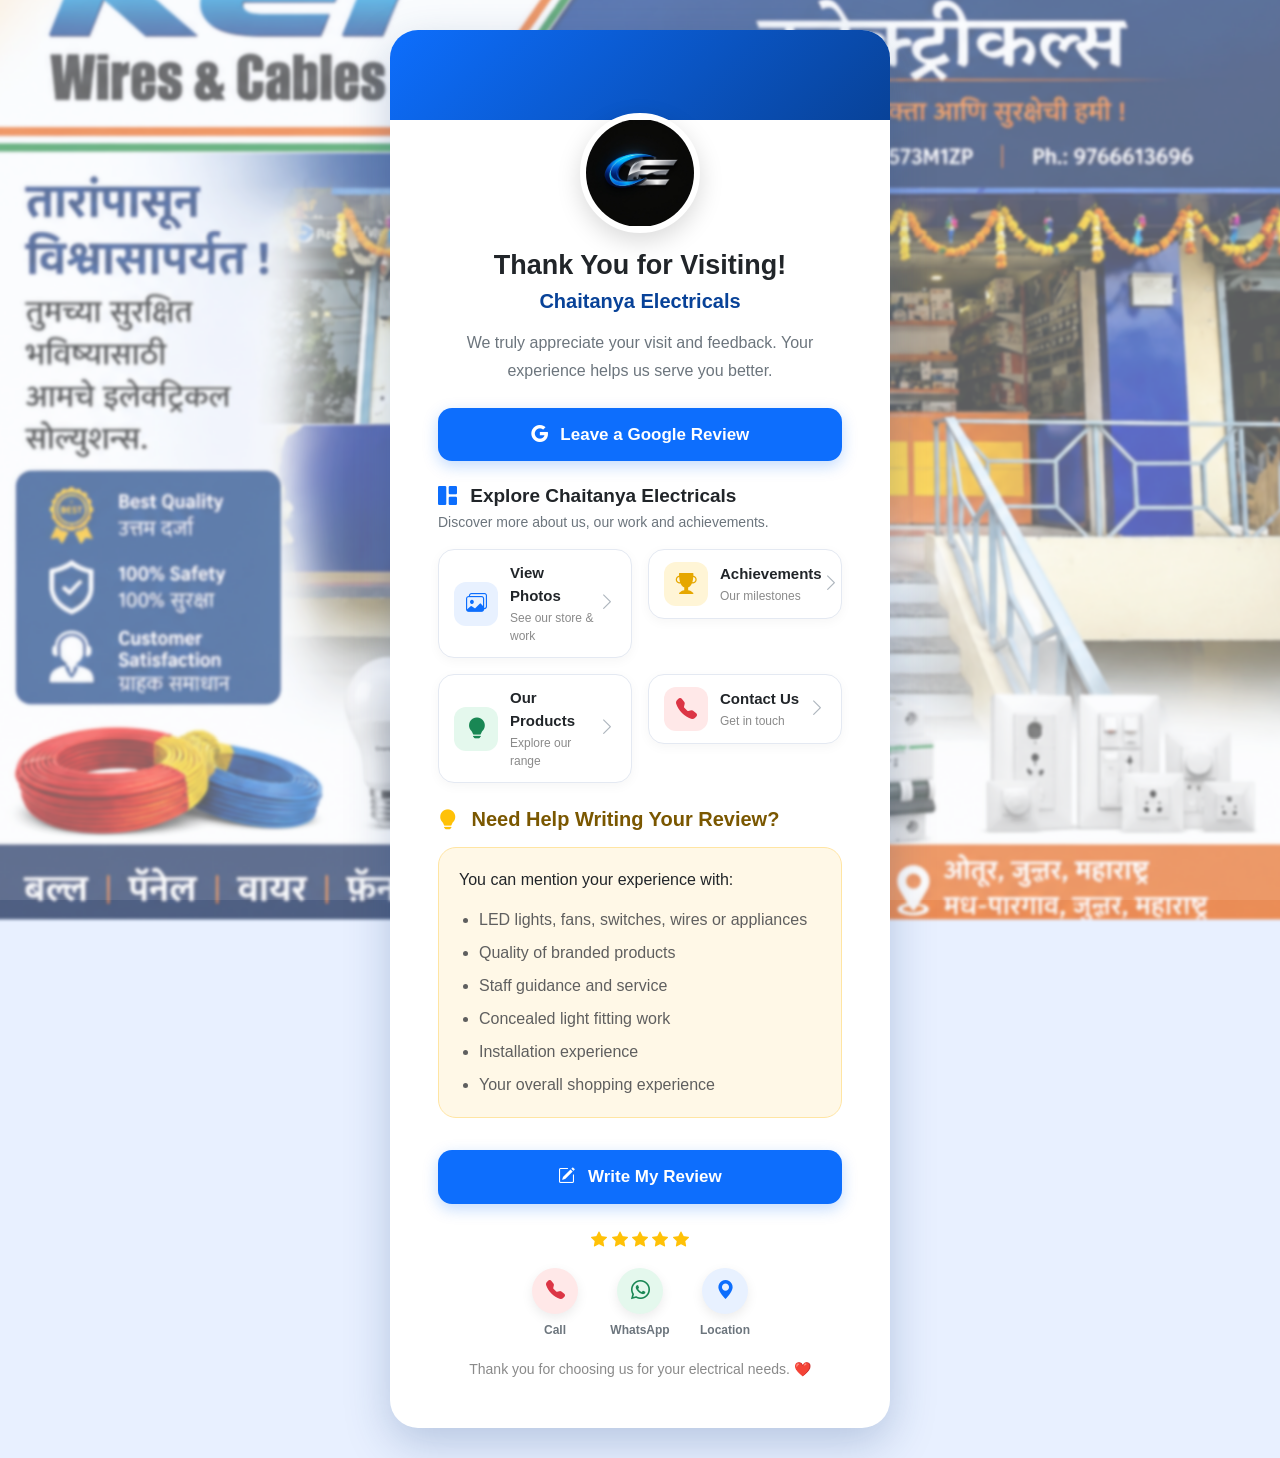
<file: index.html>
<!DOCTYPE html>
<html lang="en">
<head>
    <meta charset="UTF-8">
    <meta name="viewport" content="width=device-width, initial-scale=1.0">

    <title>Chaitanya Electricals | Share Your Experience</title>

    <!-- Bootstrap 5 -->
    <link
        href="https://cdn.jsdelivr.net/npm/bootstrap@5.3.3/dist/css/bootstrap.min.css"
        rel="stylesheet"
    >

    <!-- Bootstrap Icons -->
    <link
        rel="stylesheet"
        href="https://cdn.jsdelivr.net/npm/bootstrap-icons@1.11.3/font/bootstrap-icons.min.css"
    >

    <!-- Custom CSS -->
    <link rel="stylesheet" href="style.css">
</head>

<body>

    <div class="review-wrapper">

        <div class="card review-card">

            <!-- Header -->
            <div class="card-top"></div>

            <div class="card-body p-4 p-md-5 text-center">

                <!-- Logo -->
                <div class="logo-container mb-3">
                    <img
                        src="./Images/CEO_logo.jpeg"
                        class="logo"
                        alt="Chaitanya Electricals Logo"
                    >
                </div>

                <!-- Heading -->
                <h1 class="review-title mb-2">
                    Thank You for Visiting!
                </h1>

                <h5 class="company-name mb-3">
                    Chaitanya Electricals
                </h5>

                <p class="review-description mb-4">
                    We truly appreciate your visit and feedback.
                    Your experience helps us serve you better.
                </p>

                <!-- Main Google Review Button -->
                <a
                    href="https://g.page/r/CR3_2q2pbE1pEAE/review"
                    target="_blank"
                    rel="noopener noreferrer"
                    class="btn btn-primary google-btn w-100 mb-4"
                >
                    <i class="bi bi-google me-2"></i>
                    Leave a Google Review
                </a>


                <!-- ================================= -->
                <!-- EXPLORE CHAITANYA ELECTRICALS -->
                <!-- ================================= -->

                <div class="text-start mb-4">

                    <h5 class="explore-title mb-1">
                        <i class="bi bi-grid-1x2-fill text-primary me-2"></i>
                        Explore Chaitanya Electricals
                    </h5>

                    <p class="explore-subtitle mb-3">
                        Discover more about us, our work and achievements.
                    </p>

                    <div class="row g-3">

                        <!-- View Photos -->
                        <div class="col-6">
                            <a href="photos.html" class="explore-btn">

                                <div class="explore-icon icon-blue">
                                    <i class="bi bi-images"></i>
                                </div>

                                <div>
                                    <div class="explore-btn-title">
                                        View Photos
                                    </div>

                                    <div class="explore-btn-text">
                                        See our store & work
                                    </div>
                                </div>

                                <i class="bi bi-chevron-right arrow"></i>

                            </a>
                        </div>


                        <!-- Achievements -->
                        <div class="col-6">
                            <a href="#" class="explore-btn">

                                <div class="explore-icon icon-yellow">
                                    <i class="bi bi-trophy-fill"></i>
                                </div>

                                <div>
                                    <div class="explore-btn-title">
                                        Achievements
                                    </div>

                                    <div class="explore-btn-text">
                                        Our milestones
                                    </div>
                                </div>

                                <i class="bi bi-chevron-right arrow"></i>

                            </a>
                        </div>


                        <!-- Products -->
                        <div class="col-6">
                            <a href="#" class="explore-btn">

                                <div class="explore-icon icon-green">
                                    <i class="bi bi-lightbulb-fill"></i>
                                </div>

                                <div>
                                    <div class="explore-btn-title">
                                        Our Products
                                    </div>

                                    <div class="explore-btn-text">
                                        Explore our range
                                    </div>
                                </div>

                                <i class="bi bi-chevron-right arrow"></i>

                            </a>
                        </div>


                        <!-- Contact --> 
						<div class="col-6">
							<a href="#contact-section" class="explore-btn"> 
								<div class="explore-icon icon-red"> 
									<i class="bi bi-telephone-fill"></i>
								</div>
								<div> 
									<div class="explore-btn-title"> Contact Us </div> 
									<div class="explore-btn-text"> Get in touch </div> 
								</div> 
									<i class="bi bi-chevron-right arrow"></i> 
							</a> 
						</div>

                    </div>

                </div>


                <!-- ================================= -->
                <!-- REVIEW HELP -->
                <!-- ================================= -->

                <div class="text-start mb-3">

                    <h5 class="help-title mb-3">
                        <i class="bi bi-lightbulb-fill text-warning me-2"></i>
                        Need Help Writing Your Review?
                    </h5>

                    <div class="help-box">

                        <p class="mb-3">
                            You can mention your experience with:
                        </p>

                        <ul>

                            <li>
                                LED lights, fans, switches, wires or appliances
                            </li>

                            <li>
                                Quality of branded products
                            </li>

                            <li>
                                Staff guidance and service
                            </li>

                            <li>
                                Concealed light fitting work
                            </li>

                            <li>
                                Installation experience
                            </li>

                            <li>
                                Your overall shopping experience
                            </li>

                        </ul>

                    </div>

                </div>


                <!-- Write Review -->
                <a
                    href="https://g.page/r/CR3_2q2pbE1pEAE/review"
                    target="_blank"
                    rel="noopener noreferrer"
                    class="btn btn-primary google-btn w-100 mt-3 mb-4"
                >
                    <i class="bi bi-pencil-square me-2"></i>
                    Write My Review
                </a>


                <!-- Stars -->
                <div class="mb-3">
                    <i class="bi bi-star-fill star"></i>
                    <i class="bi bi-star-fill star"></i>
                    <i class="bi bi-star-fill star"></i>
                    <i class="bi bi-star-fill star"></i>
                    <i class="bi bi-star-fill star"></i>
                </div>
					
					


<!-- ============================= -->
<!-- CONTACT SECTION -->
<!-- ============================= -->

<div id="contact-section" class="contact-section">

    <div class="contact-icons">

        <!-- Call -->
        <a
            href="tel:+919999999999"
            class="contact-icon-wrapper"
            aria-label="Call Us"
        >
            <div class="contact-icon-btn contact-call">
                <i class="bi bi-telephone-fill"></i>
            </div>

            <span class="contact-icon-label">
                Call
            </span>
        </a>


        <!-- WhatsApp -->
        <a
            href="https://wa.me/919999999999"
            target="_blank"
            rel="noopener noreferrer"
            class="contact-icon-wrapper"
            aria-label="WhatsApp"
        >
            <div class="contact-icon-btn contact-whatsapp">
                <i class="bi bi-whatsapp"></i>
            </div>

            <span class="contact-icon-label">
                WhatsApp
            </span>
        </a>


        <!-- Location -->
        <a
            href="#"
            class="contact-icon-wrapper"
            aria-label="Location"
        >
            <div class="contact-icon-btn contact-location">
                <i class="bi bi-geo-alt-fill"></i>
            </div>

            <span class="contact-icon-label">
                Location
            </span>
        </a>

    </div>

</div>






                <!-- Footer -->
                <div class="footer">
                    Thank you for choosing us for your electrical needs. ❤️
                </div>

            </div>
        </div>

    </div>


    <!-- Custom JavaScript -->
    <script src="script.js"></script>

</body>
</html>
</file>
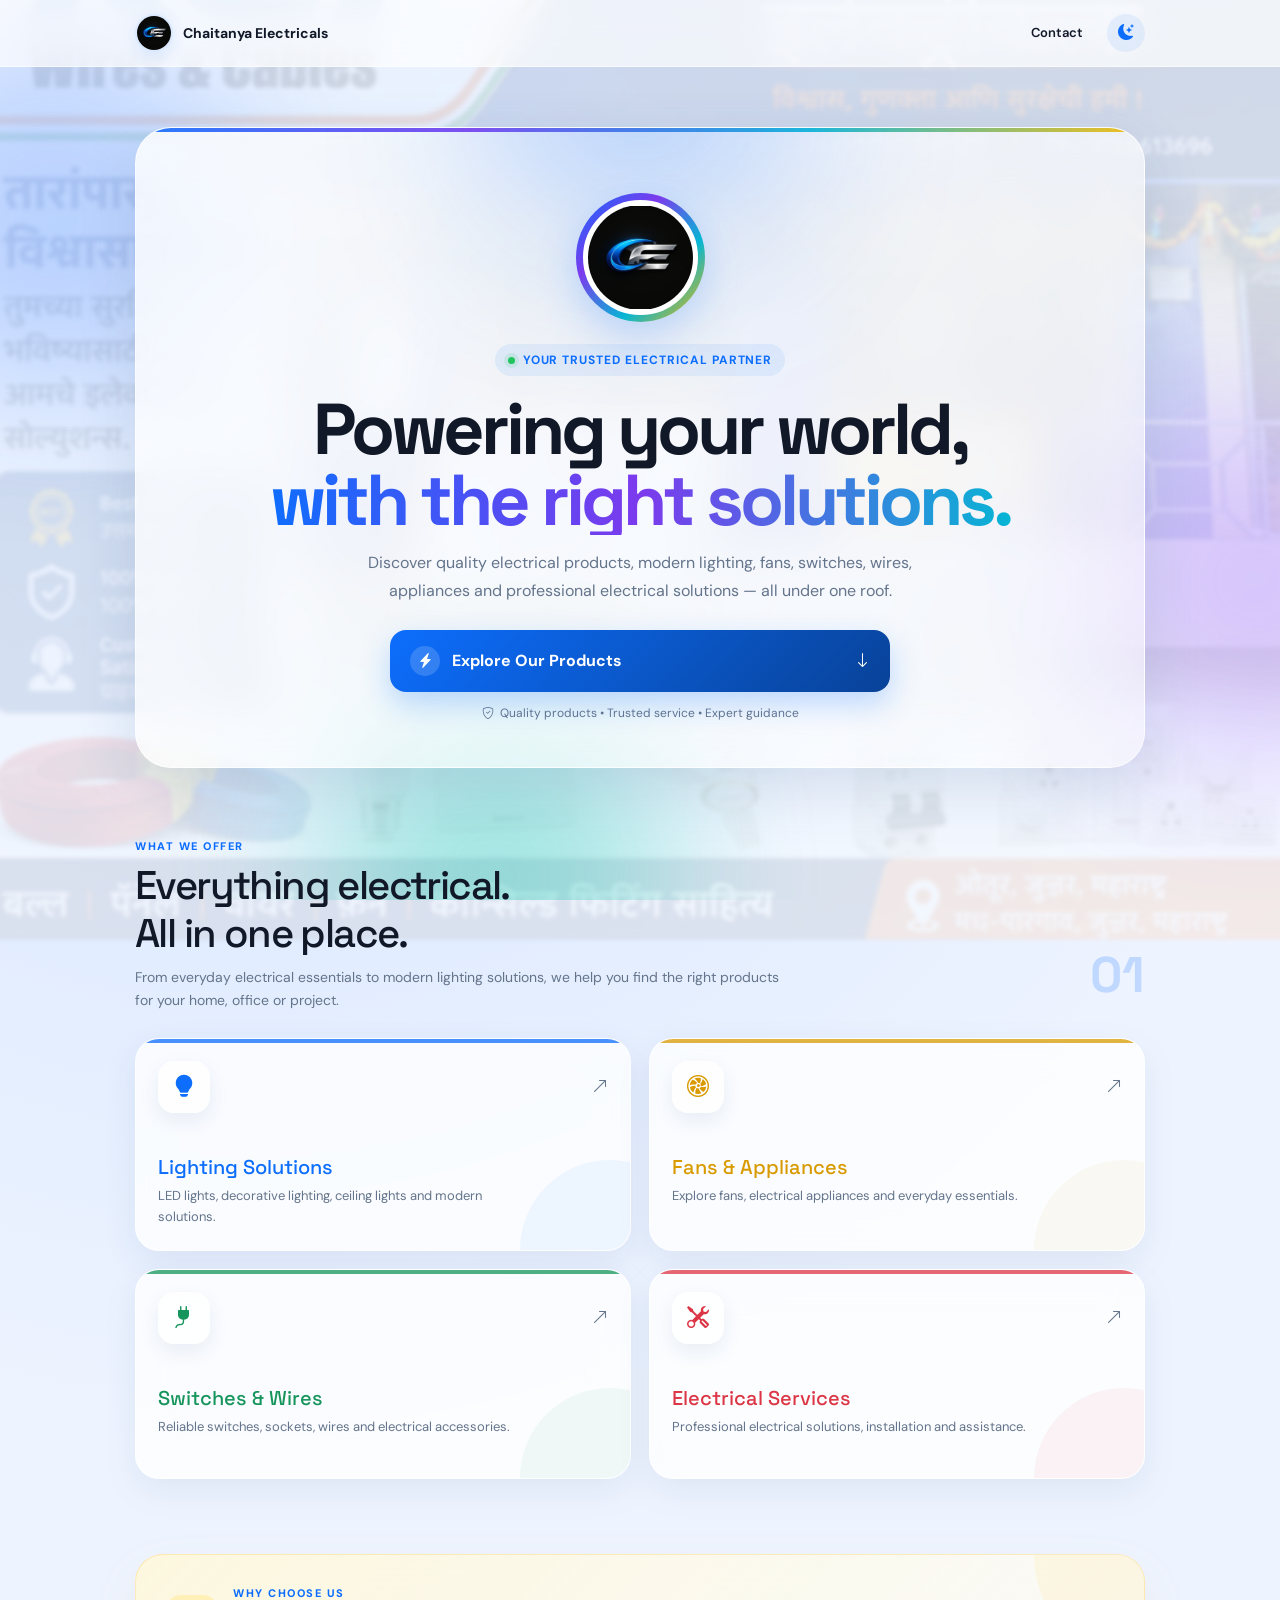
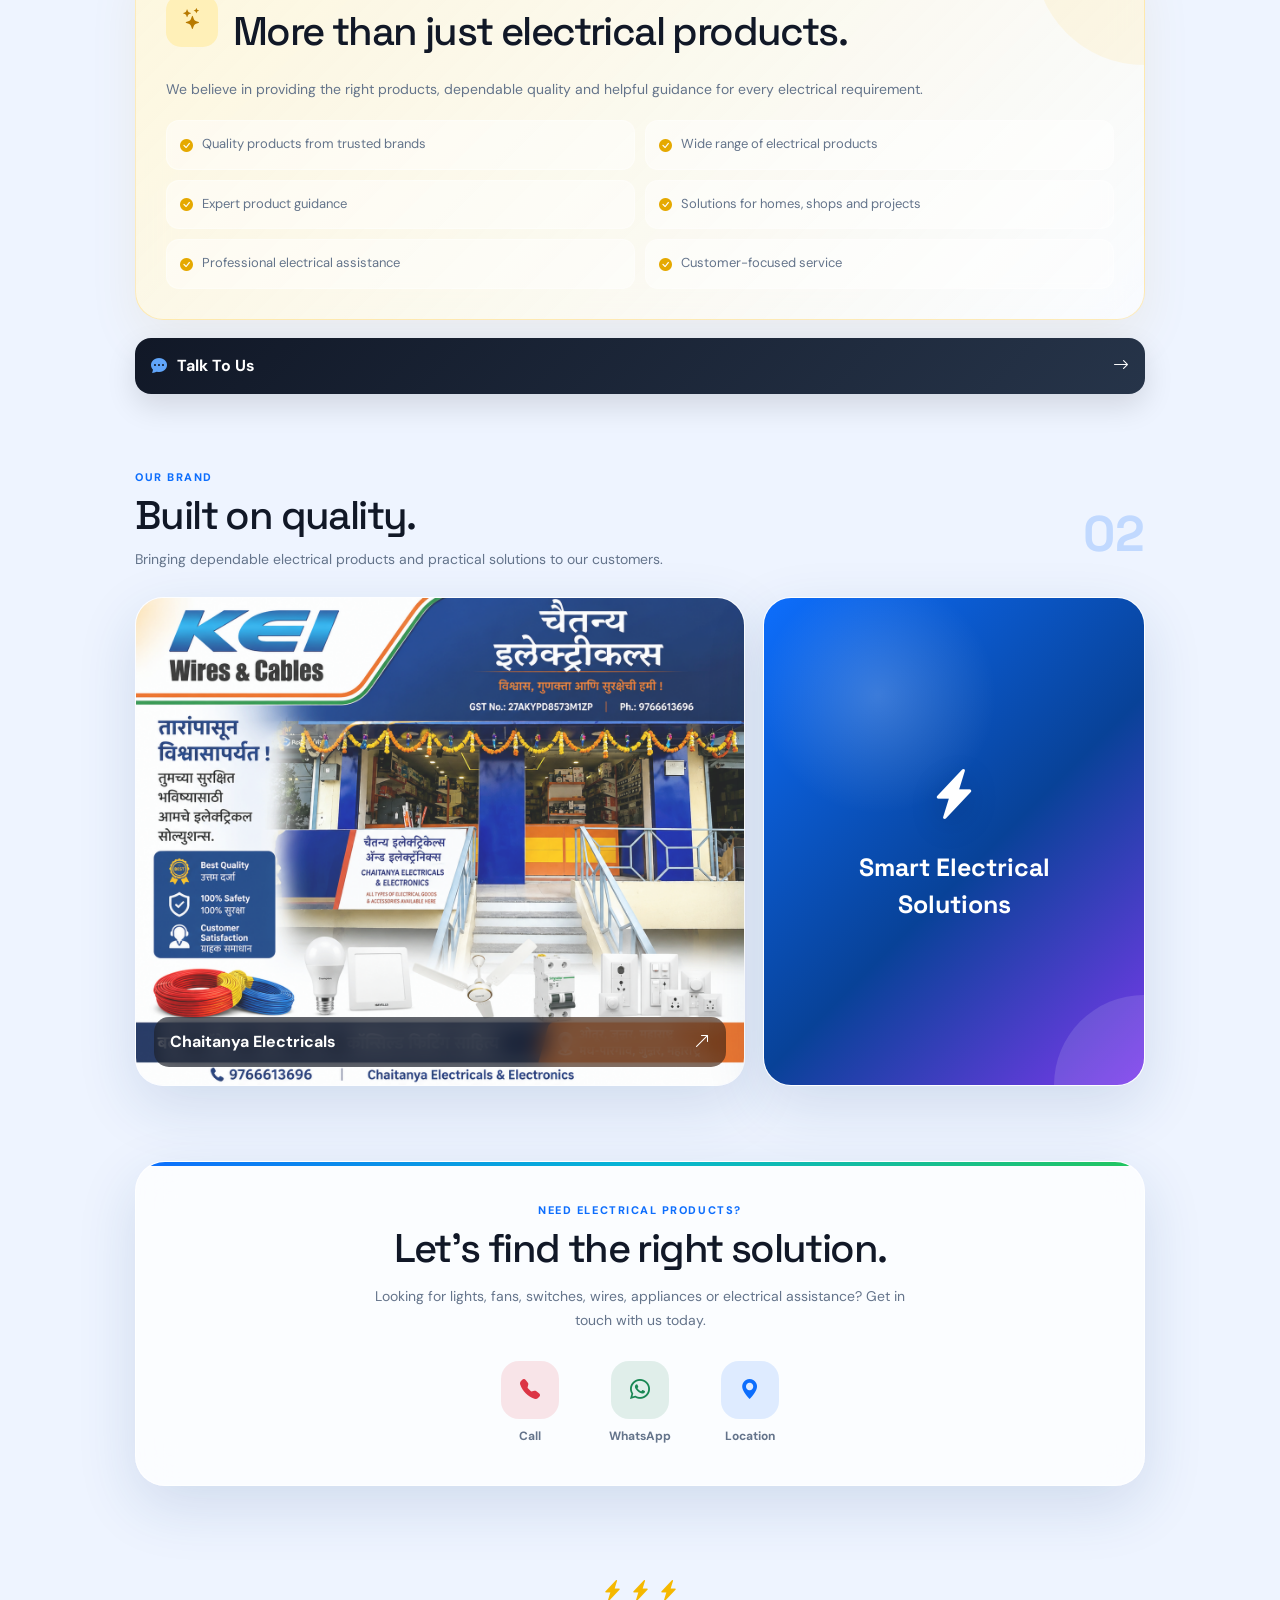
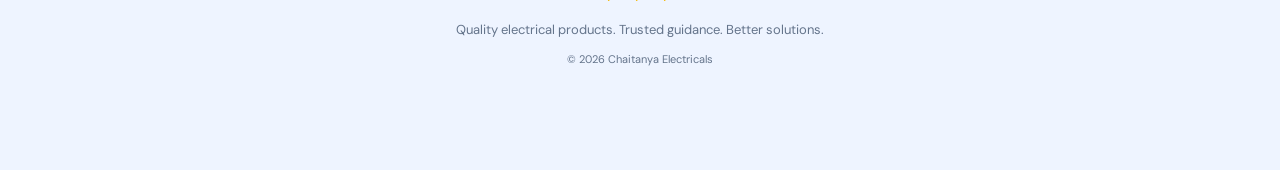
<file: File1.html>
<!DOCTYPE html>

<html lang="en">
<head>
    <meta charset="UTF-8">
    <meta name="viewport" content="width=device-width, initial-scale=1.0">

    <meta
        name="description"
        content="Chaitanya Electricals - Quality electrical products, lighting solutions, fans, switches, wires, appliances and professional electrical services."
    >

    <title>Chaitanya Electricals | Electrical Solutions</title>

    <!-- Bootstrap -->
    <link
        href="https://cdn.jsdelivr.net/npm/bootstrap@5.3.3/dist/css/bootstrap.min.css"
        rel="stylesheet"
    >

    <!-- Bootstrap Icons -->
    <link
        rel="stylesheet"
        href="https://cdn.jsdelivr.net/npm/bootstrap-icons@1.11.3/font/bootstrap-icons.min.css"
    >

    <!-- Google Fonts -->
    <link rel="preconnect" href="https://fonts.googleapis.com">
    <link rel="preconnect" href="https://fonts.gstatic.com" crossorigin>

    <link
        href="https://fonts.googleapis.com/css2?family=DM+Sans:wght@400;500;600;700&family=Space+Grotesk:wght@500;600;700&display=swap"
        rel="stylesheet"
    >

    <!-- Custom CSS -->
    <link rel="stylesheet" href="file2.css">

</head>

<body>


<!-- Background Decoration -->
<div class="background-decoration">
    <span class="gradient-orb orb-one"></span>
    <span class="gradient-orb orb-two"></span>
    <span class="gradient-orb orb-three"></span>
</div>


<!-- Sticky Navigation -->
<nav class="top-nav">

    <div class="nav-inner">

        <a href="#" class="nav-brand">

            <img
                src="./Images/CEO_logo.jpeg"
                alt="Chaitanya Electricals"
            >

            <span>
                Chaitanya Electricals
            </span>

        </a>


        <div class="nav-actions">

            <a
                href="#contact-section"
                class="nav-contact"
            >
                Contact
            </a>


            <button
                type="button"
                class="theme-toggle"
                id="themeToggle"
                aria-label="Toggle dark mode"
            >

                <i class="bi bi-moon-stars-fill"></i>

            </button>

        </div>

    </div>

</nav>



<main class="page-wrapper">


    <!-- =====================================================
         HERO / ADVERTISEMENT
    ====================================================== -->

    <section class="hero-section reveal">

        <div class="hero-card">

            <div class="hero-glow"></div>


            <!-- Logo -->

            <div class="logo-container">

                <div class="logo-ring">

                    <img
                        src="./Images/CEO_logo.jpeg"
                        class="logo"
                        alt="Chaitanya Electricals Logo"
                    >

                </div>

            </div>


            <!-- Eyebrow -->

            <span class="eyebrow">

                <span class="status-dot"></span>

                Your Trusted Electrical Partner

            </span>


            <!-- Main Heading -->

            <h1 class="hero-title">

                Powering your world,

                <span>with the right solutions.</span>

            </h1>


            <!-- Description -->

            <p class="hero-description">

                Discover quality electrical products, modern lighting,
                fans, switches, wires, appliances and professional
                electrical solutions — all under one roof.

            </p>


            <!-- Main CTA -->

            <a
                href="#products-section"
                class="google-btn"
            >

                <span class="google-icon">

                    <i class="bi bi-lightning-charge-fill"></i>

                </span>

                <span>
                    Explore Our Products
                </span>

                <i class="bi bi-arrow-down arrow-icon"></i>

            </a>


            <div class="hero-note">

                <i class="bi bi-shield-check"></i>

                Quality products • Trusted service • Expert guidance

            </div>

        </div>

    </section>



    <!-- =====================================================
         DISCOVER / SERVICES
    ====================================================== -->

    <section
        class="content-section reveal"
        id="products-section"
    >

        <div class="section-heading">

            <div>

                <span class="section-kicker">
                    WHAT WE OFFER
                </span>


                <h2>
                    Everything electrical.
                    <br>
                    All in one place.
                </h2>


                <p>
                    From everyday electrical essentials to modern
                    lighting solutions, we help you find the right
                    products for your home, office or project.
                </p>

            </div>


            <div class="section-number">
                01
            </div>

        </div>



        <div class="explore-grid">


            <!-- Lighting -->

            <a
                href="#contact-section"
                class="explore-card card-blue"
            >

                <div class="explore-card-top">

                    <div class="explore-icon">

                        <i class="bi bi-lightbulb-fill"></i>

                    </div>


                    <i class="bi bi-arrow-up-right card-arrow"></i>

                </div>


                <div class="explore-card-content">

                    <h3>
                        Lighting Solutions
                    </h3>

                    <p>
                        LED lights, decorative lighting,
                        ceiling lights and modern solutions.
                    </p>

                </div>

            </a>



            <!-- Fans -->

            <a
                href="#contact-section"
                class="explore-card card-yellow"
            >

                <div class="explore-card-top">

                    <div class="explore-icon">

                        <i class="bi bi-fan"></i>

                    </div>


                    <i class="bi bi-arrow-up-right card-arrow"></i>

                </div>


                <div class="explore-card-content">

                    <h3>
                        Fans & Appliances
                    </h3>

                    <p>
                        Explore fans, electrical appliances
                        and everyday essentials.
                    </p>

                </div>

            </a>



            <!-- Electrical -->

            <a
                href="#contact-section"
                class="explore-card card-green"
            >

                <div class="explore-card-top">

                    <div class="explore-icon">

                        <i class="bi bi-plug-fill"></i>

                    </div>


                    <i class="bi bi-arrow-up-right card-arrow"></i>

                </div>


                <div class="explore-card-content">

                    <h3>
                        Switches & Wires
                    </h3>

                    <p>
                        Reliable switches, sockets, wires
                        and electrical accessories.
                    </p>

                </div>

            </a>



            <!-- Electrical Services -->

            <a
                href="#contact-section"
                class="explore-card card-red"
            >

                <div class="explore-card-top">

                    <div class="explore-icon">

                        <i class="bi bi-tools"></i>

                    </div>


                    <i class="bi bi-arrow-up-right card-arrow"></i>

                </div>


                <div class="explore-card-content">

                    <h3>
                        Electrical Services
                    </h3>

                    <p>
                        Professional electrical solutions,
                        installation and assistance.
                    </p>

                </div>

            </a>


        </div>

    </section>



    <!-- =====================================================
         WHY CHOOSE US
    ====================================================== -->

    <section class="content-section reveal">


        <div class="help-card">


            <div class="help-header">

                <div class="help-icon">

                    <i class="bi bi-stars"></i>

                </div>


                <div>

                    <span class="section-kicker">
                        WHY CHOOSE US
                    </span>


                    <h2>
                        More than just electrical products.
                    </h2>

                </div>

            </div>



            <p class="help-description">

                We believe in providing the right products,
                dependable quality and helpful guidance for
                every electrical requirement.

            </p>



            <div class="review-points">


                <div class="review-point">

                    <i class="bi bi-check-circle-fill"></i>

                    <span>
                        Quality products from trusted brands
                    </span>

                </div>



                <div class="review-point">

                    <i class="bi bi-check-circle-fill"></i>

                    <span>
                        Wide range of electrical products
                    </span>

                </div>



                <div class="review-point">

                    <i class="bi bi-check-circle-fill"></i>

                    <span>
                        Expert product guidance
                    </span>

                </div>



                <div class="review-point">

                    <i class="bi bi-check-circle-fill"></i>

                    <span>
                        Solutions for homes, shops and projects
                    </span>

                </div>



                <div class="review-point">

                    <i class="bi bi-check-circle-fill"></i>

                    <span>
                        Professional electrical assistance
                    </span>

                </div>



                <div class="review-point">

                    <i class="bi bi-check-circle-fill"></i>

                    <span>
                        Customer-focused service
                    </span>

                </div>


            </div>

        </div>


        <!-- CTA -->

        <a
            href="#contact-section"
            class="write-review-btn"
        >

            <i class="bi bi-chat-dots-fill"></i>

            <span>
                Talk To Us
            </span>

            <i class="bi bi-arrow-right"></i>

        </a>


    </section>



    <!-- =====================================================
         PROMOTIONAL IMAGE / BRAND SECTION
    ====================================================== -->

    <section class="content-section reveal">


        <div class="section-heading">

            <div>

                <span class="section-kicker">
                    OUR BRAND
                </span>


                <h2>
                    Built on quality.
                </h2>


                <p>
                    Bringing dependable electrical products and
                    practical solutions to our customers.
                </p>

            </div>


            <div class="section-number">
                02
            </div>

        </div>



        <div class="project-grid">


            <!-- Large Image -->

            <div class="project-card project-large">

                <img
                    src="./Images/Background.png"
                    alt="Chaitanya Electricals"
                >


                <div class="project-overlay">

                    <span>
                        Chaitanya Electricals
                    </span>

                    <i class="bi bi-arrow-up-right"></i>

                </div>

            </div>



            <!-- Promotional Card -->

            <div class="project-card project-small">

                <div class="project-placeholder">

                    <i class="bi bi-lightning-charge-fill"></i>


                    <span>

                        Smart Electrical

                        <br>

                        Solutions

                    </span>

                </div>

            </div>


        </div>

    </section>



    <!-- =====================================================
         PROMOTIONAL CTA
    ====================================================== -->

    <section class="content-section reveal">


        <div class="contact-card">


            <div class="contact-heading">

                <span class="section-kicker">
                    NEED ELECTRICAL PRODUCTS?
                </span>


                <h2>
                    Let's find the right solution.
                </h2>


                <p>
                    Looking for lights, fans, switches, wires,
                    appliances or electrical assistance?
                    Get in touch with us today.
                </p>

            </div>


            <div class="contact-icons">


                <!-- Call -->

                <a
                    href="tel:+919766613696"
                    class="contact-item"
                    aria-label="Call Chaitanya Electricals"
                >

                    <div class="contact-icon contact-call">

                        <i class="bi bi-telephone-fill"></i>

                    </div>

                    <span>
                        Call
                    </span>

                </a>



                <!-- WhatsApp -->

                <a
                    href="https://wa.me/919766613696"
                    target="_blank"
                    rel="noopener noreferrer"
                    class="contact-item"
                    aria-label="WhatsApp Chaitanya Electricals"
                >

                    <div class="contact-icon contact-whatsapp">

                        <i class="bi bi-whatsapp"></i>

                    </div>

                    <span>
                        WhatsApp
                    </span>

                </a>



                <!-- Location -->

                <a
                    href="#"
                    class="contact-item"
                    aria-label="View Chaitanya Electricals location"
                >

                    <div class="contact-icon contact-location">

                        <i class="bi bi-geo-alt-fill"></i>

                    </div>

                    <span>
                        Location
                    </span>

                </a>


            </div>

        </div>

    </section>



    <!-- =====================================================
         FINAL ADVERTISEMENT
    ====================================================== -->

    <section class="rating-section reveal">


        <div class="stars">

            <i class="bi bi-lightning-charge-fill"></i>

            <i class="bi bi-lightning-charge-fill"></i>

            <i class="bi bi-lightning-charge-fill"></i>

        </div>


        <p>

            Quality electrical products.
            Trusted guidance.
            Better solutions.

        </p>


        <span class="copyright">

            © <span id="currentYear"></span>
            Chaitanya Electricals

        </span>


    </section>


</main>



<!-- JavaScript -->

<script src="script.js"></script>


</body>

</html>
</file>
<file: style.css>
/* ============================= */
/* Page Background */
/* ============================= */

body {
    min-height: 100vh;
    margin: 0;
    font-family: Arial, sans-serif;
    position: relative;
    overflow-x: hidden;
    background: #e8f0ff;
}

/* ============================= */
/* Electricals Background */
/* ============================= */

body::before {
    content: "";
    position: fixed;
    inset: -10px;

    background-image:
        linear-gradient(
            rgba(238, 244, 255, 0.30),
            rgba(248, 251, 255, 0.30)
        ),
        url("./Images/Background.png");

    background-size: cover;
    background-position: center;
    background-repeat: no-repeat;

    /* Light blur - keeps image clearly visible */
    filter: blur(1.5px);

    /* Prevent blurred edges from showing */
    transform: scale(1.02);

    z-index: -2;
}

/* ============================= */
/* Soft Background Overlay */
/* ============================= */

body::after {
    content: "";
    position: fixed;
    inset: 0;

    /* Very light white overlay */
    background: rgba(255, 255, 255, 0.10);

    z-index: -1;
}


/* ============================= */
/* Main Wrapper */
/* ============================= */

.review-wrapper {
    min-height: 100vh;

    display: flex;
    align-items: center;
    justify-content: center;

    padding: 30px 15px;
}


/* ============================= */
/* Review Card */
/* ============================= */

.review-card {
    width: 100%;
    max-width: 500px;

    background: #ffffff;

    border: none;
    border-radius: 28px;

    box-shadow:
        0 15px 45px rgba(30, 70, 130, 0.25);

    overflow: hidden;
}


/* ============================= */
/* Top Header */
/* ============================= */

.card-top {
    background: linear-gradient(
        135deg,
        #0d6efd,
        #084298
    );

    height: 90px;
}


/* ============================= */
/* Logo */
/* ============================= */

.logo-container {
    margin-top: -55px;
    position: relative;
}

.logo {
    width: 120px;
    height: 120px;

    object-fit: contain;

    background: white;

    border: 6px solid white;
    border-radius: 50%;

    box-shadow:
        0 8px 25px rgba(0, 0, 0, 0.15);
}


/* ============================= */
/* Heading */
/* ============================= */

.review-title {
    font-weight: 700;
    color: #212529;
    font-size: 27px;
}

.company-name {
    color: #084298;
    font-weight: 700;
}

.review-description {
    color: #6c757d;

    line-height: 1.7;

    font-size: 16px;
}


/* ============================= */
/* Google Review Button */
/* ============================= */

.google-btn {
    background: #0d6efd;

    border: none;
    border-radius: 14px;

    padding: 14px 20px;

    font-size: 17px;
    font-weight: 600;

    transition: all 0.25s ease;

    box-shadow:
        0 5px 15px rgba(13, 110, 253, 0.25);
}

.google-btn:hover {
    background: #084298;

    transform: translateY(-2px);

    box-shadow:
        0 8px 20px rgba(13, 110, 253, 0.35);
}


/* ============================= */
/* Explore Section */
/* ============================= */

.explore-title {
    font-size: 19px;

    font-weight: 700;

    color: #212529;
}

.explore-subtitle {
    font-size: 14px;

    color: #6c757d;
}

.explore-btn {
    display: flex;

    align-items: center;

    text-align: left;

    width: 100%;

    min-height: 70px;

    padding: 12px 15px;

    border: 1px solid #e4e9f2;

    border-radius: 16px;

    background: #ffffff;

    color: #212529;

    text-decoration: none;

    transition: all 0.25s ease;

    box-shadow:
        0 3px 12px rgba(0, 0, 0, 0.04);
}

.explore-btn:hover {
    transform: translateY(-3px);

    border-color: #0d6efd;

    box-shadow:
        0 8px 20px rgba(13, 110, 253, 0.12);

    color: #084298;
}


/* ============================= */
/* Explore Icons */
/* ============================= */

.explore-icon {
    width: 44px;
    height: 44px;

    min-width: 44px;

    border-radius: 12px;

    display: flex;

    align-items: center;
    justify-content: center;

    font-size: 21px;

    margin-right: 12px;
}

.icon-blue {
    background: #e8f1ff;
    color: #0d6efd;
}

.icon-yellow {
    background: #fff5d6;
    color: #e6a700;
}

.icon-green {
    background: #e4f8ed;
    color: #198754;
}

.icon-red {
    background: #ffe8e8;
    color: #dc3545;
}


/* ============================= */
/* Explore Text */
/* ============================= */

.explore-btn-title {
    font-weight: 600;

    font-size: 15px;

    margin-bottom: 2px;
}

.explore-btn-text {
    font-size: 12px;

    color: #8a8a8a;
}

.arrow {
    margin-left: auto;

    color: #adb5bd;

    font-size: 18px;
}


/* ============================= */
/* Help Box */
/* ============================= */

.help-box {
    background: #fff8e7;

    border: 1px solid #ffe5a3;

    border-radius: 18px;

    padding: 20px;

    text-align: left;
}

.help-title {
    color: #7a5700;

    font-weight: 700;
}

.help-box ul {
    margin-bottom: 0;

    padding-left: 20px;
}

.help-box li {
    margin-bottom: 9px;

    color: #5f5f5f;
}

.help-box li:last-child {
    margin-bottom: 0;
}


/* ============================= */
/* Stars */
/* ============================= */

.star {
    color: #ffc107;
}


/* ============================= */
/* Footer */
/* ============================= */

.footer {
    color: #8a8a8a;

    font-size: 14px;
}


/* ============================= */
/* Mobile Responsive */
/* ============================= */

@media (max-width: 576px) {

    .review-wrapper {
        padding: 15px;
    }

    .review-card {
        border-radius: 22px;
    }

    .review-title {
        font-size: 23px;
    }

    /* Keep the same light blur on mobile */
    body::before {
        filter: blur(1.5px);
    }
}


/* ============================= */
/* Contact Icons */
/* ============================= */

.contact-section {
    margin-top: 10px;
    margin-bottom: 20px;
    scroll-margin-top: 20px;
}

.contact-icons {
    display: flex;
    justify-content: center;
    align-items: flex-start;
    gap: 25px;
}


/* Icon + Label Wrapper */

.contact-icon-wrapper {
    display: flex;
    flex-direction: column;
    align-items: center;

    text-decoration: none;

    color: #212529;

    min-width: 60px;

    transition: all 0.25s ease;
}


/* Circular Icon */

.contact-icon-btn {
    width: 46px;
    height: 46px;

    display: flex;
    align-items: center;
    justify-content: center;

    border-radius: 50%;

    font-size: 19px;

    box-shadow:
        0 4px 12px rgba(0, 0, 0, 0.08);

    transition: all 0.25s ease;
}


/* Label */

.contact-icon-label {
    margin-top: 7px;

    font-size: 12px;

    font-weight: 600;

    color: #6c757d;

    text-align: center;
}


/* ============================= */
/* Call */
/* ============================= */

.contact-call {
    background: #ffe8e8;
    color: #dc3545;
}

.contact-icon-wrapper:hover .contact-call {
    background: #dc3545;
    color: #ffffff;

    transform: translateY(-3px);
}


/* ============================= */
/* WhatsApp */
/* ============================= */

.contact-whatsapp {
    background: #e4f8ed;
    color: #198754;
}

.contact-icon-wrapper:hover .contact-whatsapp {
    background: #198754;
    color: #ffffff;

    transform: translateY(-3px);
}


/* ============================= */
/* Location */
/* ============================= */

.contact-location {
    background: #e8f1ff;
    color: #0d6efd;
}

.contact-icon-wrapper:hover .contact-location {
    background: #0d6efd;
    color: #ffffff;

    transform: translateY(-3px);
}


/* Label Hover */

.contact-icon-wrapper:hover .contact-icon-label {
    color: #212529;
}


/* ============================= */
/* Mobile */
/* ============================= */

@media (max-width: 576px) {

    .contact-icons {
        gap: 22px;
    }

    .contact-icon-btn {
        width: 44px;
        height: 44px;

        font-size: 18px;
    }

    .contact-icon-label {
        font-size: 11px;
    }
}




/* ============================= */
/* Smooth Scrolling */
/* ============================= */

html {
    scroll-behavior: smooth;
}
</file>
<file: file2.css>
/* =========================================================
   CHAITANYA ELECTRICALS
   Modern Advertising Landing Page
========================================================= */

:root {
    --primary: #0d6efd;
    --primary-dark: #084298;
    --primary-light: #3b82f6;

    --accent: #f5b800;
    --accent-dark: #d99a00;

    --success: #15945b;
    --danger: #dc3545;

    --text: #111827;
    --text-soft: #64748b;

    --card: rgba(255, 255, 255, 0.76);
    --border: rgba(255, 255, 255, 0.72);

    --page-bg: #eef4ff;

    --shadow:
        0 20px 60px rgba(30, 70, 130, 0.14);

    --shadow-hover:
        0 28px 70px rgba(30, 70, 130, 0.20);

    --radius: 28px;
}


/* =========================================================
   DARK MODE
========================================================= */

body.dark-mode {
    --text: #f8fafc;
    --text-soft: #a8b3c5;

    --card: rgba(20, 27, 43, 0.78);
    --border: rgba(255, 255, 255, 0.08);

    --page-bg: #080d18;

    background: #080d18;
}

body.dark-mode::before {
    opacity: 0.18;
}

body.dark-mode .top-nav {
    background: rgba(8, 13, 24, 0.78);
    border-color: rgba(255, 255, 255, 0.06);
}

body.dark-mode .hero-card,
body.dark-mode .explore-card,
body.dark-mode .help-card,
body.dark-mode .contact-card,
body.dark-mode .project-card {
    border-color: rgba(255, 255, 255, 0.08);
}

body.dark-mode .google-btn {
    box-shadow:
        0 18px 45px rgba(13, 110, 253, 0.28);
}

body.dark-mode .theme-toggle {
    background: rgba(255, 255, 255, 0.08);
    color: #facc15;
}

body.dark-mode .explore-icon {
    background: rgba(255, 255, 255, 0.08);
}

body.dark-mode .review-point {
    background: rgba(255, 255, 255, 0.045);
}

body.dark-mode .help-card {
    background:
        linear-gradient(
            135deg,
            rgba(90, 70, 15, 0.30),
            rgba(20, 27, 43, 0.78)
        );
}


/* =========================================================
   RESET
========================================================= */

html {
    scroll-behavior: smooth;
}

* {
    box-sizing: border-box;
}

body {
    min-height: 100vh;
    margin: 0;

    font-family: "DM Sans", sans-serif;

    color: var(--text);

    background:
        radial-gradient(
            circle at 20% 10%,
            rgba(13, 110, 253, 0.12),
            transparent 35%
        ),
        var(--page-bg);

    overflow-x: hidden;

    transition:
        background 0.35s ease,
        color 0.35s ease;
}


/* =========================================================
   BACKGROUND IMAGE
========================================================= */

body::before {
    content: "";

    position: fixed;
    inset: -20px;

    background:
        linear-gradient(
            rgba(238, 244, 255, 0.80),
            rgba(248, 251, 255, 0.86)
        ),
        url("./Images/Background.png");

    background-size: cover;
    background-position: center;
    background-repeat: no-repeat;

    filter: blur(2px);

    transform: scale(1.04);

    opacity: 0.65;

    z-index: -3;
}

body.dark-mode::before {
    background:
        linear-gradient(
            rgba(5, 10, 20, 0.88),
            rgba(5, 10, 20, 0.92)
        ),
        url("./Images/Background.png");
}


/* =========================================================
   GRADIENT ORBS
========================================================= */

.background-decoration {
    position: fixed;
    inset: 0;

    overflow: hidden;

    pointer-events: none;

    z-index: -1;
}

.gradient-orb {
    position: absolute;

    width: 350px;
    height: 350px;

    border-radius: 50%;

    filter: blur(80px);

    opacity: 0.32;

    animation:
        floatOrb 12s ease-in-out infinite alternate;
}

.orb-one {
    top: 5%;
    left: -120px;

    background: #4f8cff;
}

.orb-two {
    top: 45%;
    right: -150px;

    background: #9b5cff;

    animation-delay: -4s;
}

.orb-three {
    bottom: -150px;
    left: 25%;

    background: #00c6a7;

    animation-delay: -8s;
}

@keyframes floatOrb {
    from {
        transform: translate(0, 0) scale(1);
    }

    to {
        transform: translate(40px, -35px) scale(1.15);
    }
}


/* =========================================================
   STICKY NAVIGATION
========================================================= */

.top-nav {
    position: sticky;
    top: 0;

    width: 100%;

    z-index: 1000;

    background: rgba(255, 255, 255, 0.68);

    border-bottom: 1px solid rgba(255, 255, 255, 0.55);

    backdrop-filter: blur(18px);
    -webkit-backdrop-filter: blur(18px);

    transition: all 0.3s ease;
}

.nav-inner {
    max-width: 1050px;

    margin: auto;

    padding: 14px 20px;

    display: flex;
    align-items: center;
    justify-content: space-between;
}

.nav-brand {
    display: flex;
    align-items: center;

    gap: 10px;

    color: var(--text);

    text-decoration: none;

    font-weight: 700;

    font-size: 14px;
}

.nav-brand img {
    width: 38px;
    height: 38px;

    border-radius: 50%;

    object-fit: contain;

    background: white;

    border: 2px solid rgba(13, 110, 253, 0.15);

    box-shadow:
        0 5px 15px rgba(13, 110, 253, 0.10);
}

.nav-actions {
    display: flex;
    align-items: center;

    gap: 10px;
}

.nav-contact {
    color: var(--text);

    text-decoration: none;

    font-size: 13px;
    font-weight: 600;

    padding: 8px 14px;

    border-radius: 50px;

    transition: 0.25s ease;
}

.nav-contact:hover {
    background: rgba(13, 110, 253, 0.10);

    color: var(--primary);
}

.theme-toggle {
    width: 38px;
    height: 38px;

    border: none;
    border-radius: 50%;

    background: rgba(13, 110, 253, 0.08);

    color: var(--primary);

    cursor: pointer;

    transition: 0.25s ease;
}

.theme-toggle:hover {
    transform: rotate(15deg) scale(1.08);
}


/* =========================================================
   PAGE
========================================================= */

.page-wrapper {
    width: 100%;
    max-width: 1050px;

    margin: auto;

    padding: 35px 20px 70px;
}


/* =========================================================
   HERO / ADVERTISEMENT
========================================================= */

.hero-section {
    padding: 25px 0 70px;
}

.hero-card {
    position: relative;

    overflow: hidden;

    padding: 65px 30px 45px;

    text-align: center;

    border-radius: 36px;

    background:
        linear-gradient(
            135deg,
            rgba(255, 255, 255, 0.82),
            rgba(255, 255, 255, 0.48)
        );

    border: 1px solid var(--border);

    box-shadow: var(--shadow);

    backdrop-filter: blur(22px);
    -webkit-backdrop-filter: blur(22px);
}

.hero-card::before {
    content: "";

    position: absolute;

    top: 0;
    left: 0;
    right: 0;

    height: 4px;

    background:
        linear-gradient(
            90deg,
            #0d6efd,
            #7c3aed,
            #06b6d4,
            #f5b800
        );

    opacity: 0.9;
}

.hero-glow {
    position: absolute;

    width: 280px;
    height: 280px;

    top: -180px;
    left: 50%;

    transform: translateX(-50%);

    background: #0d6efd;

    filter: blur(90px);

    opacity: 0.25;

    pointer-events: none;
}

.logo-container {
    position: relative;

    display: flex;
    justify-content: center;

    margin-bottom: 22px;
}

.logo-ring {
    padding: 7px;

    border-radius: 50%;

    background:
        linear-gradient(
            135deg,
            #0d6efd,
            #7c3aed,
            #06b6d4,
            #f5b800
        );

    box-shadow:
        0 15px 40px rgba(13, 110, 253, 0.22);
}

.logo {
    display: block;

    width: 115px;
    height: 115px;

    object-fit: contain;

    border-radius: 50%;

    background: white;

    border: 5px solid white;
}

.eyebrow {
    display: inline-flex;
    align-items: center;

    gap: 8px;

    padding: 7px 13px;

    border-radius: 50px;

    background: rgba(13, 110, 253, 0.08);

    color: var(--primary);

    font-size: 12px;

    font-weight: 700;

    text-transform: uppercase;

    letter-spacing: 0.08em;
}

.status-dot {
    width: 7px;
    height: 7px;

    border-radius: 50%;

    background: #22c55e;

    box-shadow:
        0 0 0 4px rgba(34, 197, 94, 0.12);
}

.hero-title {
    max-width: 750px;

    margin: 18px auto 14px;

    font-family: "Space Grotesk", sans-serif;

    font-size: clamp(42px, 7vw, 72px);

    line-height: 0.98;

    letter-spacing: -0.055em;

    font-weight: 700;
}

.hero-title span {
    display: block;

    background:
        linear-gradient(
            90deg,
            #0d6efd,
            #7c3aed,
            #06b6d4
        );

    -webkit-background-clip: text;
    background-clip: text;

    color: transparent;
}

.hero-description {
    max-width: 620px;

    margin: 0 auto 25px;

    color: var(--text-soft);

    font-size: 16px;

    line-height: 1.75;
}


/* =========================================================
   PRIMARY ADVERTISEMENT BUTTON
========================================================= */

.google-btn {
    position: relative;

    display: flex;

    align-items: center;
    justify-content: center;

    gap: 12px;

    width: 100%;
    max-width: 500px;

    margin: auto;

    padding: 16px 20px;

    border-radius: 16px;

    background:
        linear-gradient(
            135deg,
            #0d6efd,
            #084298
        );

    color: white;

    text-decoration: none;

    font-weight: 700;

    box-shadow:
        0 12px 30px rgba(13, 110, 253, 0.25);

    overflow: hidden;

    transition:
        transform 0.3s ease,
        box-shadow 0.3s ease;
}

.google-btn::before {
    content: "";

    position: absolute;

    top: 0;
    left: -100%;

    width: 70%;
    height: 100%;

    background:
        linear-gradient(
            90deg,
            transparent,
            rgba(255, 255, 255, 0.20),
            transparent
        );

    transform: skewX(-20deg);

    transition: left 0.7s ease;
}

.google-btn:hover::before {
    left: 140%;
}

.google-btn:hover {
    color: white;

    transform: translateY(-4px);

    box-shadow:
        0 18px 40px rgba(13, 110, 253, 0.35);
}

.google-icon {
    position: relative;
    z-index: 1;

    display: flex;

    align-items: center;
    justify-content: center;

    width: 30px;
    height: 30px;

    border-radius: 50%;

    background: rgba(255, 255, 255, 0.16);

    color: white;

    font-size: 15px;
}

.google-btn span:not(.google-icon) {
    position: relative;
    z-index: 1;
}

.arrow-icon {
    position: relative;
    z-index: 1;

    margin-left: auto;

    transition: transform 0.3s ease;
}

.google-btn:hover .arrow-icon {
    transform: translateY(3px);
}

.hero-note {
    display: flex;

    justify-content: center;
    align-items: center;

    gap: 6px;

    margin-top: 12px;

    color: var(--text-soft);

    font-size: 12px;
}


/* =========================================================
   SECTIONS
========================================================= */

.content-section {
    margin-bottom: 75px;
}

.section-heading {
    display: flex;

    align-items: flex-end;
    justify-content: space-between;

    margin-bottom: 25px;
}

.section-kicker {
    display: block;

    margin-bottom: 7px;

    color: var(--primary);

    font-size: 11px;

    font-weight: 800;

    letter-spacing: 0.14em;
}

.section-heading h2,
.help-card h2,
.contact-heading h2 {
    margin: 0;

    font-family: "Space Grotesk", sans-serif;

    font-size: clamp(27px, 4vw, 40px);

    letter-spacing: -0.04em;
}

.section-heading p {
    max-width: 650px;

    margin: 8px 0 0;

    color: var(--text-soft);

    font-size: 14px;

    line-height: 1.7;
}

.section-number {
    font-family: "Space Grotesk", sans-serif;

    color: rgba(13, 110, 253, 0.20);

    font-size: 50px;

    font-weight: 700;
}


/* =========================================================
   PRODUCT / SERVICE CARDS
========================================================= */

.explore-grid {
    display: grid;

    grid-template-columns: repeat(2, 1fr);

    gap: 18px;
}

.explore-card {
    position: relative;

    min-height: 210px;

    padding: 22px;

    overflow: hidden;

    text-decoration: none;

    color: var(--text);

    border: 1px solid var(--border);

    border-radius: 24px;

    background: var(--card);

    box-shadow:
        0 12px 35px rgba(30, 70, 130, 0.08);

    backdrop-filter: blur(18px);
    -webkit-backdrop-filter: blur(18px);

    transition:
        transform 0.35s ease,
        box-shadow 0.35s ease,
        border-color 0.35s ease;
}

.explore-card::before {
    content: "";

    position: absolute;

    top: 0;
    left: 0;

    width: 100%;
    height: 4px;

    background: currentColor;

    opacity: 0.75;
}

.explore-card::after {
    content: "";

    position: absolute;

    width: 180px;
    height: 180px;

    right: -70px;
    bottom: -90px;

    border-radius: 50%;

    background: currentColor;

    opacity: 0.05;

    transition: 0.4s ease;
}

.explore-card:hover {
    color: var(--text);

    transform: translateY(-7px);

    box-shadow: var(--shadow-hover);

    border-color: rgba(13, 110, 253, 0.18);
}

.explore-card:hover::after {
    transform: scale(1.4);
}

.explore-card-top {
    display: flex;

    justify-content: space-between;
    align-items: center;
}

.explore-icon {
    width: 52px;
    height: 52px;

    display: flex;

    align-items: center;
    justify-content: center;

    border-radius: 16px;

    font-size: 22px;

    background: rgba(255, 255, 255, 0.72);

    box-shadow:
        0 8px 20px rgba(30, 70, 130, 0.08);
}

.card-arrow {
    color: var(--text-soft);

    transition: 0.3s ease;
}

.explore-card:hover .card-arrow {
    transform: translate(4px, -4px);

    color: currentColor;
}

.explore-card-content {
    margin-top: 42px;
}

.explore-card h3 {
    margin: 0 0 7px;

    font-family: "Space Grotesk", sans-serif;

    font-size: 20px;
}

.explore-card p {
    max-width: 360px;

    margin: 0;

    color: var(--text-soft);

    font-size: 13px;

    line-height: 1.6;
}

.card-blue {
    color: #0d6efd;
}

.card-yellow {
    color: #d99a00;
}

.card-green {
    color: #15945b;
}

.card-red {
    color: #dc3545;
}


/* =========================================================
   WHY CHOOSE US CARD
========================================================= */

.help-card {
    position: relative;

    overflow: hidden;

    padding: 30px;

    border-radius: 28px;

    background:
        linear-gradient(
            135deg,
            rgba(255, 247, 218, 0.88),
            rgba(255, 255, 255, 0.66)
        );

    border: 1px solid rgba(255, 211, 102, 0.42);

    box-shadow:
        0 20px 50px rgba(180, 130, 20, 0.08);

    backdrop-filter: blur(18px);
    -webkit-backdrop-filter: blur(18px);
}

.help-card::after {
    content: "";

    position: absolute;

    width: 220px;
    height: 220px;

    right: -110px;
    top: -110px;

    border-radius: 50%;

    background: #f5b800;

    opacity: 0.08;
}

.help-header {
    position: relative;
    z-index: 1;

    display: flex;

    align-items: center;

    gap: 15px;
}

.help-icon {
    flex-shrink: 0;

    width: 52px;
    height: 52px;

    display: flex;

    align-items: center;
    justify-content: center;

    border-radius: 15px;

    background: #fff0b8;

    color: #b77a00;

    font-size: 21px;
}

.help-description {
    position: relative;
    z-index: 1;

    margin: 22px 0 18px;

    color: var(--text-soft);

    font-size: 14px;

    line-height: 1.7;
}

.review-points {
    position: relative;
    z-index: 1;

    display: grid;

    grid-template-columns: repeat(2, 1fr);

    gap: 10px;
}

.review-point {
    display: flex;

    align-items: flex-start;

    gap: 9px;

    padding: 13px;

    border-radius: 13px;

    background: rgba(255, 255, 255, 0.48);

    color: var(--text-soft);

    font-size: 13px;

    line-height: 1.5;

    border: 1px solid rgba(255, 255, 255, 0.35);

    transition: 0.25s ease;
}

.review-point:hover {
    transform: translateY(-2px);

    background: rgba(255, 255, 255, 0.65);
}

.review-point i {
    color: #e5a900;

    flex-shrink: 0;

    margin-top: 2px;
}


/* =========================================================
   SECONDARY CTA
========================================================= */

.write-review-btn {
    position: relative;

    display: flex;

    align-items: center;
    justify-content: center;

    gap: 10px;

    margin-top: 18px;

    padding: 16px;

    border-radius: 16px;

    background:
        linear-gradient(
            135deg,
            #111827,
            #263449
        );

    color: white;

    text-decoration: none;

    font-weight: 700;

    box-shadow:
        0 12px 30px rgba(0, 0, 0, 0.12);

    transition:
        transform 0.3s ease,
        box-shadow 0.3s ease;
}

.write-review-btn:hover {
    color: white;

    transform: translateY(-3px);

    box-shadow:
        0 16px 35px rgba(0, 0, 0, 0.20);
}

.write-review-btn i:first-child {
    color: #60a5fa;
}

.write-review-btn i:last-child {
    margin-left: auto;

    transition: transform 0.25s ease;
}

.write-review-btn:hover i:last-child {
    transform: translateX(4px);
}


/* =========================================================
   PROJECT / BRAND CARDS
========================================================= */

.project-grid {
    display: grid;

    grid-template-columns: 1.6fr 1fr;

    gap: 18px;
}

.project-card {
    position: relative;

    overflow: hidden;

    min-height: 300px;

    border-radius: 28px;

    background: rgba(255, 255, 255, 0.5);

    border: 1px solid var(--border);

    box-shadow: var(--shadow);

    transition:
        transform 0.35s ease,
        box-shadow 0.35s ease;
}

.project-card:hover {
    transform: translateY(-5px);

    box-shadow: var(--shadow-hover);
}

.project-large img {
    width: 100%;
    height: 100%;

    min-height: 300px;

    object-fit: cover;

    transition:
        transform 0.7s ease,
        filter 0.5s ease;
}

.project-large:hover img {
    transform: scale(1.06);
}

.project-overlay {
    position: absolute;

    left: 18px;
    right: 18px;
    bottom: 18px;

    display: flex;

    align-items: center;
    justify-content: space-between;

    padding: 13px 16px;

    border-radius: 15px;

    background: rgba(0, 0, 0, 0.48);

    color: white;

    backdrop-filter: blur(12px);
    -webkit-backdrop-filter: blur(12px);
}

.project-overlay span {
    font-weight: 700;
}

.project-overlay i {
    transition: transform 0.25s ease;
}

.project-card:hover .project-overlay i {
    transform: translate(3px, -3px);
}

.project-placeholder {
    position: relative;

    height: 100%;

    min-height: 300px;

    display: flex;

    flex-direction: column;

    align-items: center;
    justify-content: center;

    gap: 15px;

    text-align: center;

    background:
        radial-gradient(
            circle at 30% 20%,
            rgba(255,255,255,0.20),
            transparent 25%
        ),
        linear-gradient(
            135deg,
            #0d6efd,
            #084298 55%,
            #7c3aed
        );

    color: white;

    font-family: "Space Grotesk", sans-serif;

    font-size: 25px;

    font-weight: 700;
}

.project-placeholder::after {
    content: "";

    position: absolute;

    width: 180px;
    height: 180px;

    right: -90px;
    bottom: -90px;

    border-radius: 50%;

    background: rgba(255,255,255,0.12);
}

.project-placeholder i {
    position: relative;
    z-index: 1;

    font-size: 50px;

    filter:
        drop-shadow(
            0 8px 15px rgba(0,0,0,0.18)
        );
}

.project-placeholder span {
    position: relative;
    z-index: 1;
}


/* =========================================================
   CONTACT / FINAL CTA
========================================================= */

.contact-card {
    position: relative;

    overflow: hidden;

    padding: 40px 25px;

    text-align: center;

    border-radius: 30px;

    background: var(--card);

    border: 1px solid var(--border);

    box-shadow: var(--shadow);

    backdrop-filter: blur(20px);
    -webkit-backdrop-filter: blur(20px);
}

.contact-card::before {
    content: "";

    position: absolute;

    top: 0;
    left: 0;
    right: 0;

    height: 4px;

    background:
        linear-gradient(
            90deg,
            #0d6efd,
            #06b6d4,
            #22c55e
        );
}

.contact-heading {
    position: relative;
    z-index: 1;
}

.contact-heading p {
    max-width: 550px;

    margin: 12px auto 28px;

    color: var(--text-soft);

    font-size: 14px;

    line-height: 1.7;
}

.contact-icons {
    display: flex;

    justify-content: center;

    gap: 35px;
}

.contact-item {
    display: flex;

    flex-direction: column;

    align-items: center;

    gap: 8px;

    min-width: 75px;

    text-decoration: none;

    color: var(--text-soft);

    font-size: 12px;

    font-weight: 700;
}

.contact-icon {
    width: 58px;
    height: 58px;

    display: flex;

    align-items: center;
    justify-content: center;

    border-radius: 18px;

    font-size: 20px;

    transition:
        transform 0.3s ease,
        color 0.3s ease,
        background 0.3s ease,
        box-shadow 0.3s ease;
}

.contact-item:hover .contact-icon {
    transform:
        translateY(-5px)
        scale(1.06);
}

.contact-item:hover {
    color: var(--text);
}

.contact-call {
    background: rgba(220, 53, 69, 0.12);
    color: #dc3545;
}

.contact-whatsapp {
    background: rgba(25, 135, 84, 0.12);
    color: #198754;
}

.contact-location {
    background: rgba(13, 110, 253, 0.12);
    color: #0d6efd;
}


/* =========================================================
   FINAL ADVERTISEMENT FOOTER
========================================================= */

.rating-section {
    text-align: center;

    padding: 15px 0 30px;
}

.stars {
    display: flex;

    justify-content: center;

    gap: 7px;

    color: #f5b800;

    font-size: 21px;
}

.stars i {
    animation:
        pulseLightning 2.5s ease-in-out infinite;
}

.stars i:nth-child(2) {
    animation-delay: 0.25s;
}

.stars i:nth-child(3) {
    animation-delay: 0.5s;
}

@keyframes pulseLightning {
    0%,
    100% {
        transform: scale(1);
        opacity: 0.8;
    }

    50% {
        transform: scale(1.12);
        opacity: 1;
    }
}

.rating-section p {
    max-width: 600px;

    margin: 13px auto 5px;

    color: var(--text-soft);

    font-size: 13px;

    line-height: 1.6;
}

.copyright {
    color: var(--text-soft);

    font-size: 11px;
}


/* =========================================================
   SCROLL REVEAL
========================================================= */

.reveal {
    opacity: 0;

    transform: translateY(35px);

    transition:
        opacity 0.8s ease,
        transform 0.8s cubic-bezier(.2,.8,.2,1);
}

.reveal.visible {
    opacity: 1;

    transform: translateY(0);
}


/* =========================================================
   TABLET
========================================================= */

@media (max-width: 850px) {

    .page-wrapper {
        max-width: 760px;
    }

    .hero-title {
        font-size: clamp(40px, 8vw, 62px);
    }

    .explore-card {
        min-height: 195px;
    }

    .project-grid {
        grid-template-columns: 1.3fr 1fr;
    }
}


/* =========================================================
   MOBILE
========================================================= */

@media (max-width: 700px) {

    .page-wrapper {
        padding: 20px 14px 50px;
    }

    .hero-section {
        padding-top: 15px;
    }

    .hero-card {
        padding: 48px 20px 35px;

        border-radius: 28px;
    }

    .hero-title {
        font-size: clamp(38px, 12vw, 56px);

        letter-spacing: -0.06em;
    }

    .hero-description {
        font-size: 14px;
    }

    .explore-grid,
    .project-grid {
        grid-template-columns: 1fr;
    }

    .explore-card {
        min-height: 180px;
    }

    .project-small {
        min-height: 240px;
    }

    .review-points {
        grid-template-columns: 1fr;
    }

    .section-number {
        display: none;
    }

    .section-heading {
        align-items: flex-start;
    }

    .section-heading h2 {
        font-size: 30px;
    }

    .contact-card {
        padding: 35px 18px;
    }

    .contact-icons {
        gap: 25px;
    }
}


/* =========================================================
   SMALL MOBILE
========================================================= */

@media (max-width: 480px) {

    .nav-brand span {
        display: none;
    }

    .nav-inner {
        padding: 10px 14px;
    }

    .nav-contact {
        display: none;
    }

    .hero-card {
        padding: 40px 17px 30px;
    }

    .logo {
        width: 100px;
        height: 100px;
    }

    .hero-title {
        font-size: 40px;
    }

    .hero-description {
        font-size: 13px;
        line-height: 1.65;
    }

    .google-btn {
        padding: 14px 16px;

        font-size: 14px;
    }

    .explore-card {
        min-height: 165px;

        padding: 20px;
    }

    .explore-card-content {
        margin-top: 32px;
    }

    .explore-card h3 {
        font-size: 18px;
    }

    .explore-card p {
        font-size: 12px;
    }

    .help-card {
        padding: 22px 18px;
    }

    .help-header {
        gap: 11px;
    }

    .help-icon {
        width: 46px;
        height: 46px;
    }

    .help-card h2 {
        font-size: 25px;
    }

    .contact-icons {
        gap: 18px;
    }

    .contact-icon {
        width: 48px;
        height: 48px;

        border-radius: 15px;

        font-size: 18px;
    }

    .contact-item {
        min-width: 62px;
    }

    .project-overlay {
        left: 12px;
        right: 12px;
        bottom: 12px;
    }
}


/* =========================================================
   VERY SMALL DEVICES
========================================================= */

@media (max-width: 360px) {

    .hero-title {
        font-size: 35px;
    }

    .hero-card {
        padding-left: 14px;
        padding-right: 14px;
    }

    .contact-icons {
        gap: 12px;
    }

    .contact-item {
        min-width: 58px;
    }
}


/* =========================================================
   REDUCED MOTION
========================================================= */

@media (prefers-reduced-motion: reduce) {

    html {
        scroll-behavior: auto;
    }

    *,
    *::before,
    *::after {
        animation-duration: 0.01ms !important;
        animation-iteration-count: 1 !important;
        transition-duration: 0.01ms !important;
    }

    .reveal {
        opacity: 1;
        transform: none;
    }
}

/* =========================================================
   JAVASCRIPT INTERACTION STATES
========================================================= */

.google-btn.cta-clicked {
    transform: scale(0.98);
}

.contact-item.contact-clicked .contact-icon {
    transform: scale(0.92);
}

.project-large img {
    opacity: 0.85;
    transition:
        opacity 0.5s ease,
        transform 0.7s ease;
}

.project-large img.image-loaded {
    opacity: 1;
}

.page-loaded {
    --page-loaded: 1;
}
</file>
